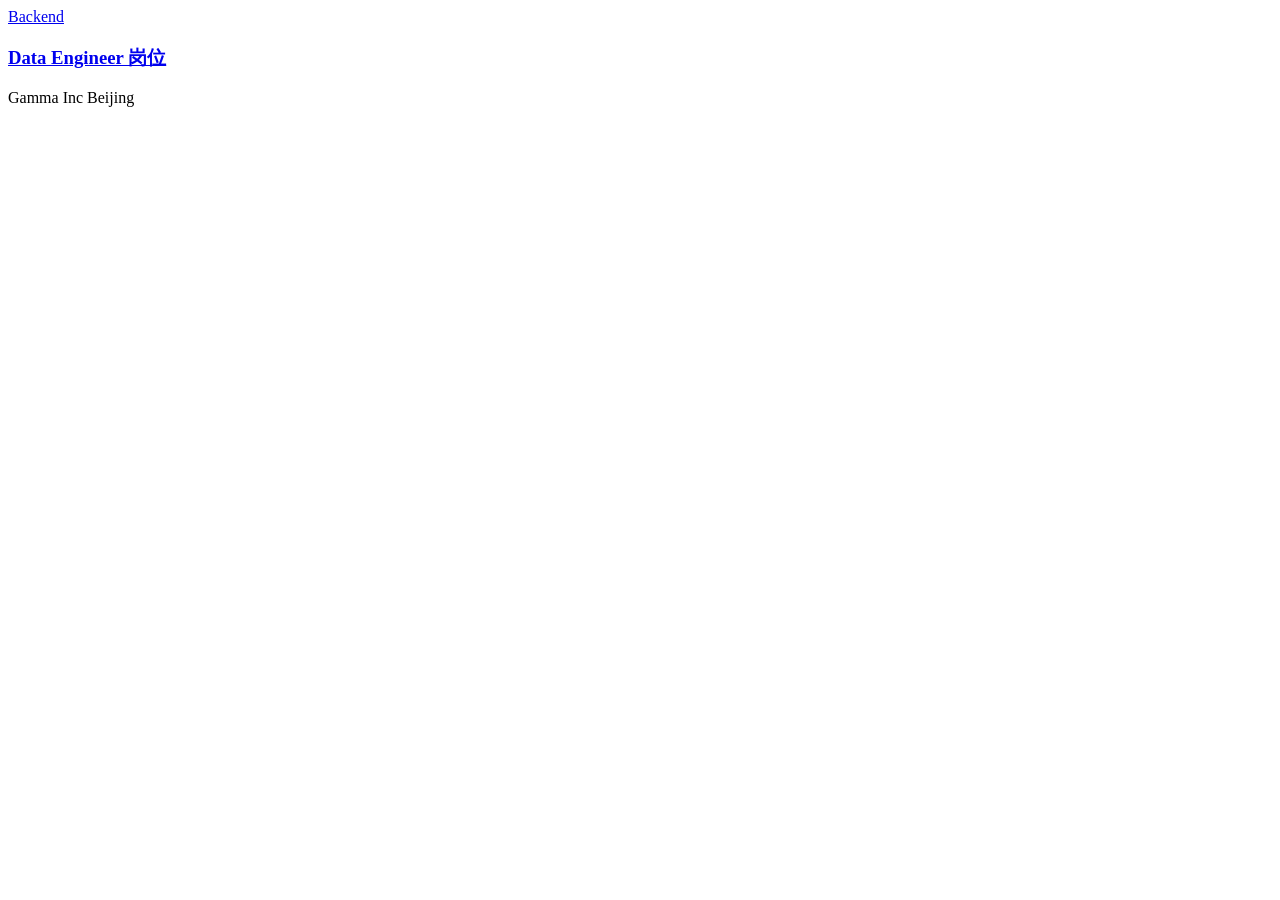
<file: collectors/experimental/fixtures/sample_job_list.html>
<!DOCTYPE html>
<html>
<head><title>Sample Board</title></head>
<body>
<script type="application/ld+json">
[
  {
    "@type": "JobPosting",
    "title": "ML Platform Engineer",
    "url": "https://example.com/jobs/1",
    "description": "Build LLM training pipelines with Python and Kubernetes.",
    "hiringOrganization": {"@type": "Organization", "name": "Acme AI"},
    "jobLocation": {"@type": "Place", "address": {"addressLocality": "Remote"}}
  },
  {
    "@type": "JobPosting",
    "title": "Applied Scientist",
    "url": "https://example.com/jobs/2",
    "description": "RAG evaluation and SFT data quality.",
    "hiringOrganization": {"@type": "Organization", "name": "Acme AI"},
    "jobLocation": {"@type": "Place", "address": {"addressLocality": "Shanghai"}}
  }
]
</script>
<a data-job-title="Backend Engineer" data-company="Beta Labs" href="/jobs/3">Backend</a>
<div class="job-card">
  <h3><a href="/jobs/4">Data Engineer 岗位</a></h3>
  <span class="company">Gamma Inc</span>
  <span class="location">Beijing</span>
</div>
</body>
</html>
</file>
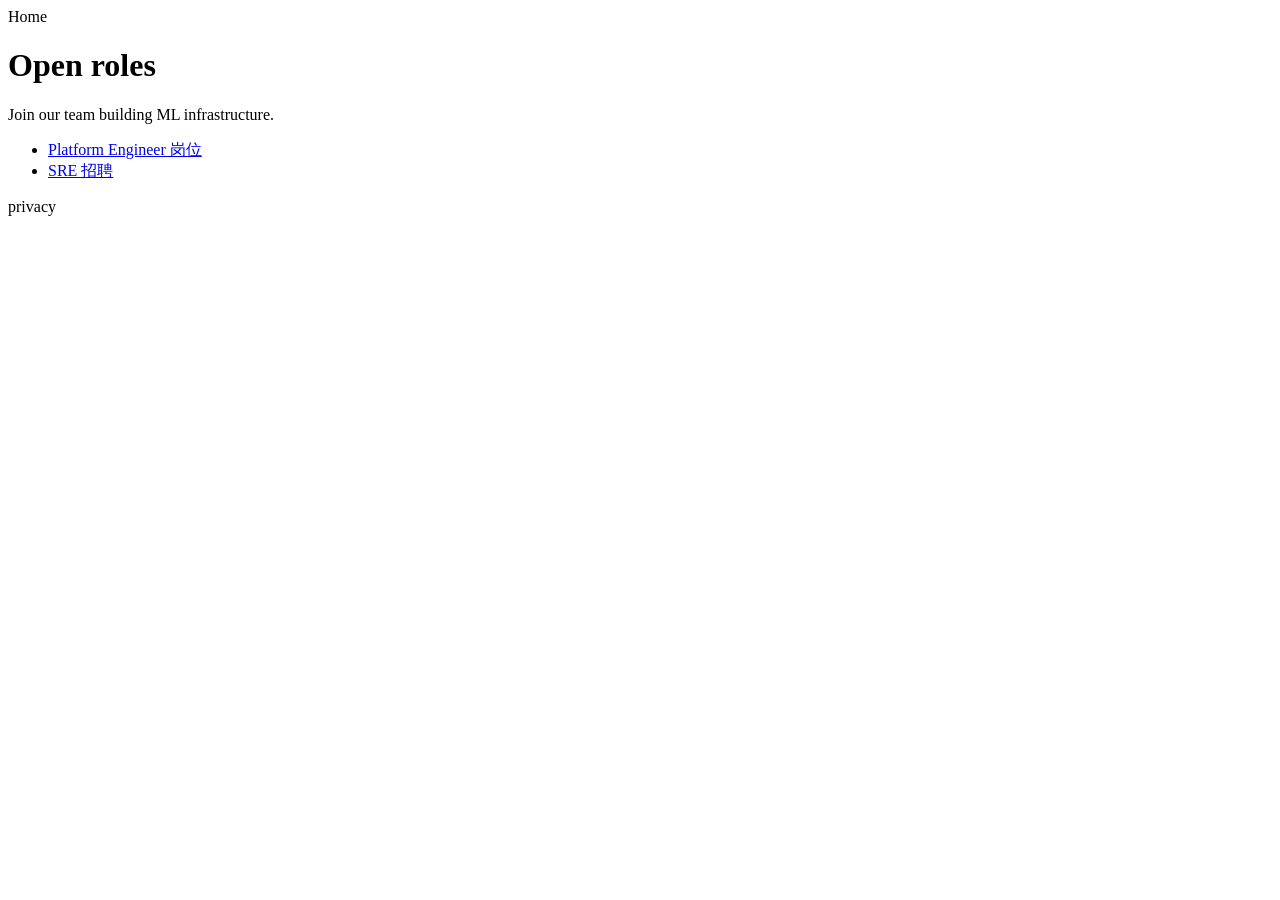
<file: content/fixtures/demo/career_list.html>
<!DOCTYPE html>
<html><head><title>ExampleAI Careers</title></head>
<body>
<nav>Home</nav>
<h1>Open roles</h1>
<p>Join our team building ML infrastructure.</p>
<ul>
  <li><a href="https://example.com/careers/platform">Platform Engineer 岗位</a></li>
  <li><a href="https://example.com/careers/sre">SRE 招聘</a></li>
</ul>
<footer>privacy</footer>
</body></html>
</file>
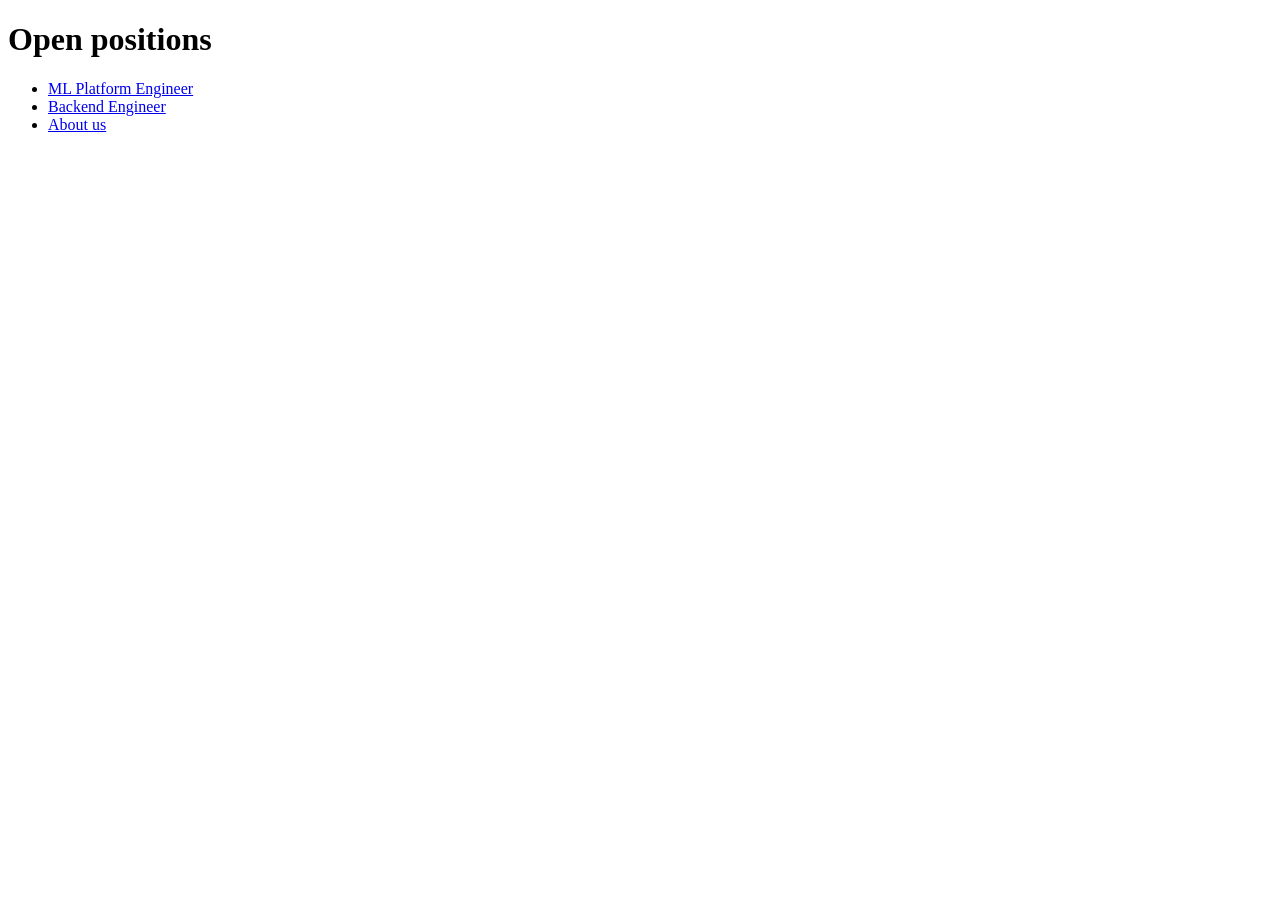
<file: content/fixtures/demo/career_sample.html>
<!DOCTYPE html>
<html><head><title>ExampleAI Careers</title></head>
<body>
<h1>Open positions</h1>
<ul>
  <li><a href="/jobs/ml-platform">ML Platform Engineer</a></li>
  <li><a href="/jobs/backend">Backend Engineer</a></li>
  <li><a href="/about">About us</a></li>
</ul>
</body></html>
</file>
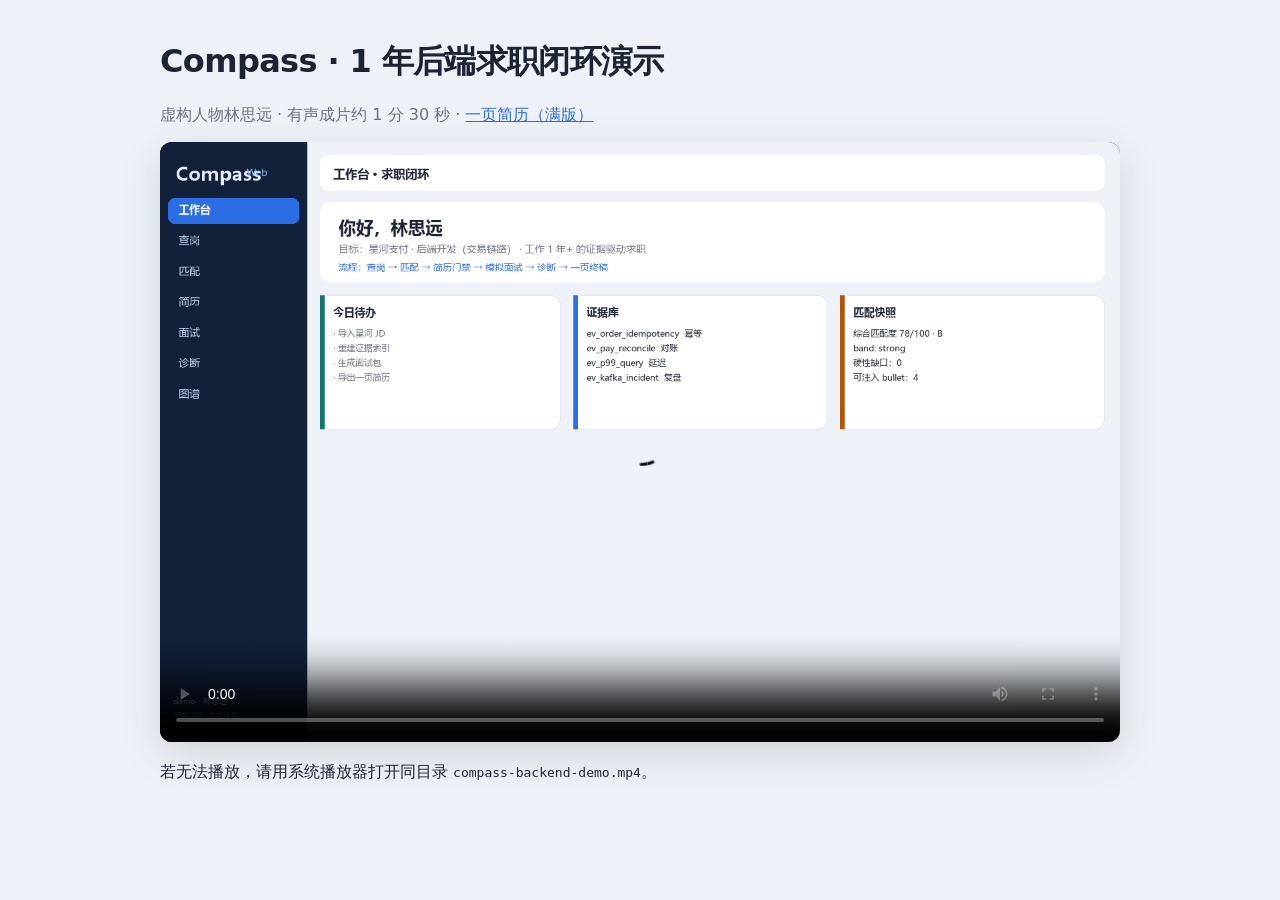
<file: docs/promo/out/play.html>
<!DOCTYPE html>
<html lang="zh-CN">
<head>
<meta charset="utf-8"/>
<title>Compass Demo · 林思远</title>
<style>
  body { font-family: system-ui, sans-serif; max-width: 960px; margin: 40px auto; padding: 0 20px; color: #1c2434; background: #eef2f8; }
  h1 { letter-spacing: -0.02em; }
  video { width: 100%; border-radius: 12px; background: #000; box-shadow: 0 12px 40px rgba(28,36,52,.15); }
  a { color: #2b6de5; }
  .meta { color: #6b7280; }
</style>
</head>
<body>
  <h1>Compass · 1 年后端求职闭环演示</h1>
  <p class="meta">虚构人物林思远 · 有声成片约 1 分 30 秒 · <a href="resume_onepager_lin.html">一页简历（满版）</a></p>
  <video controls playsinline src="compass-backend-demo.mp4" poster="../shots/01-home.png"></video>
  <p>若无法播放，请用系统播放器打开同目录 <code>compass-backend-demo.mp4</code>。</p>
</body>
</html>
</file>
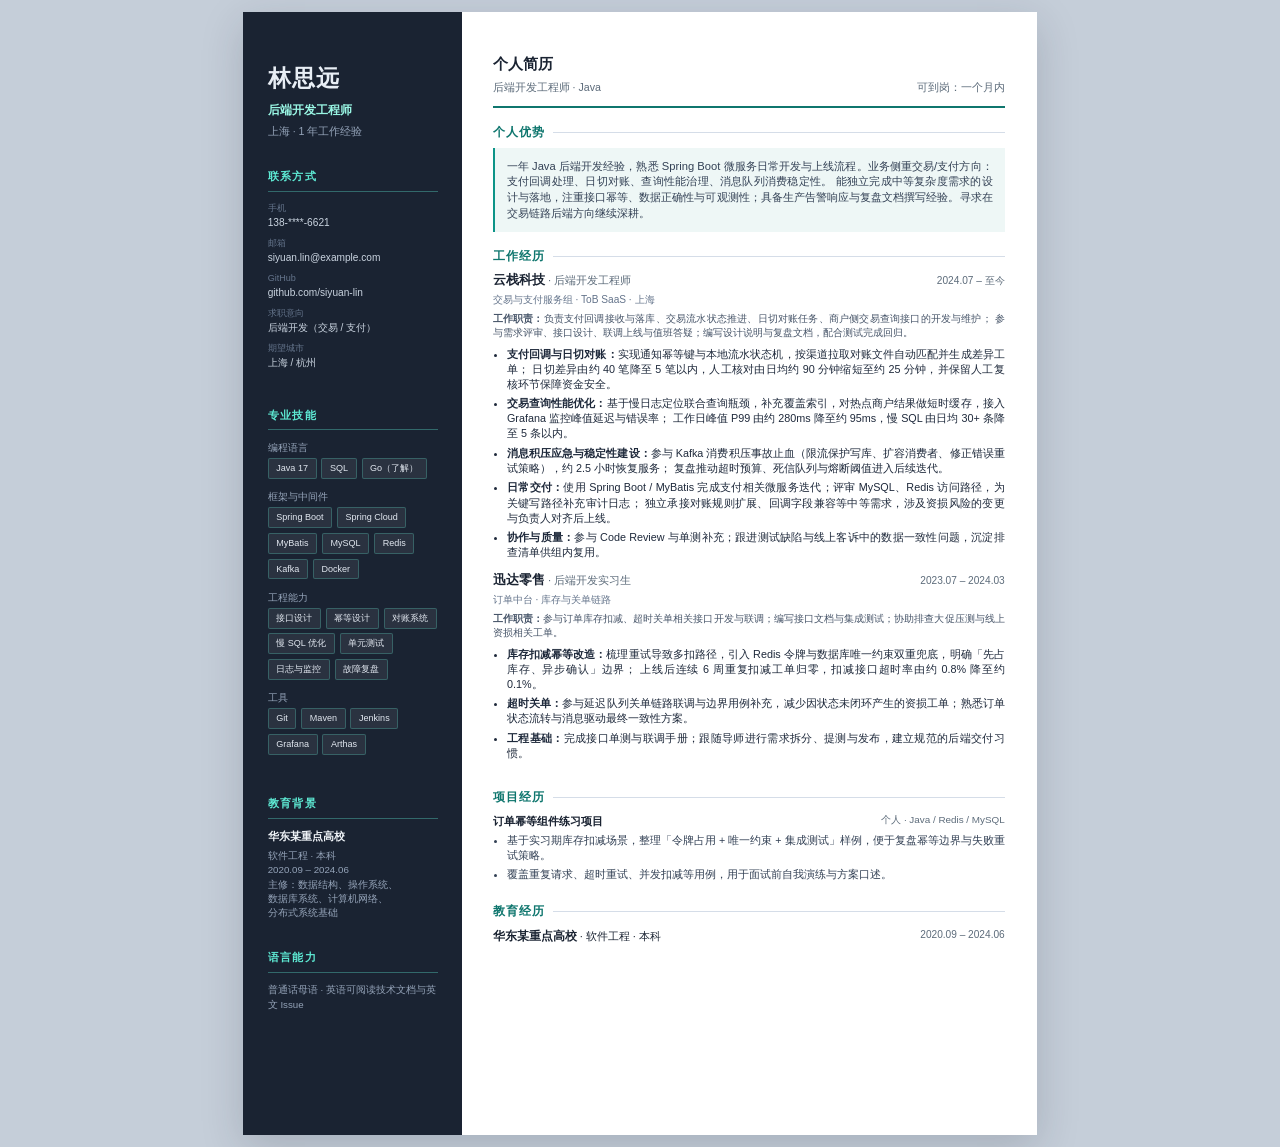
<file: docs/promo/out/resume_onepager_lin.html>
<!DOCTYPE html>
<html lang="zh-CN">
<head>
<meta charset="utf-8"/>
<title>林思远 · 后端开发工程师</title>
<style>
  @page { size: A4; margin: 0; }
  :root {
    --ink: #1a2332;
    --muted: #5c6b7a;
    --line: #d5dde8;
    --teal: #0f766e;
    --teal-soft: #eef7f6;
    --paper: #ffffff;
    --accent: #0d9488;
  }
  * { box-sizing: border-box; margin: 0; padding: 0; }
  html, body {
    background: #c5ced9;
    -webkit-print-color-adjust: exact;
    print-color-adjust: exact;
  }
  .sheet {
    width: 210mm;
    height: 297mm;
    margin: 12px auto;
    background: var(--paper);
    color: var(--ink);
    display: grid;
    grid-template-columns: 58mm 1fr;
    font-family: "Segoe UI", "PingFang SC", "Microsoft YaHei", "Noto Sans SC", sans-serif;
    font-size: 9pt;
    line-height: 1.4;
    box-shadow: 0 12px 40px rgba(26, 35, 50, 0.18);
    overflow: hidden;
  }
  @media print {
    html, body { background: white; }
    .sheet { margin: 0; box-shadow: none; }
  }

  .side {
    background: #1a2332;
    color: #e8eef5;
    padding: 14mm 6.5mm 10mm;
    display: flex;
    flex-direction: column;
    gap: 8mm;
  }
  .side h1 {
    font-size: 17pt; font-weight: 700; letter-spacing: 0.06em; line-height: 1.2;
  }
  .side .role { font-size: 9pt; color: #99f6e4; margin-top: 2.5mm; font-weight: 600; }
  .side .city { font-size: 8pt; color: #94a3b8; margin-top: 1.5mm; }
  .side h2 {
    font-size: 8pt; letter-spacing: 0.12em;
    color: #5eead4; border-bottom: 1px solid rgba(94,234,212,0.35);
    padding-bottom: 1.8mm; margin-bottom: 2.8mm;
  }
  .contact li {
    list-style: none; font-size: 7.6pt; color: #cbd5e1;
    margin: 2mm 0; word-break: break-all; line-height: 1.35;
  }
  .contact .k { color: #64748b; display: block; font-size: 6.8pt; margin-bottom: 0.4mm; }
  .skill-block { margin-bottom: 3mm; }
  .skill-block .lab { font-size: 7.2pt; color: #94a3b8; margin-bottom: 1mm; }
  .chips { display: flex; flex-wrap: wrap; gap: 1.3mm; }
  .chip {
    font-size: 6.8pt; padding: 0.8mm 2mm;
    background: rgba(255,255,255,0.07);
    border: 1px solid rgba(94,234,212,0.25);
    border-radius: 2px; color: #e2e8f0;
  }
  .edu .school { font-weight: 600; font-size: 8.2pt; color: #f1f5f9; }
  .edu .meta { font-size: 7.3pt; color: #94a3b8; margin-top: 1.2mm; line-height: 1.45; }
  .side p.extra { font-size: 7.3pt; color: #94a3b8; line-height: 1.45; }

  .main {
    padding: 11mm 8.5mm 8mm 8mm;
    display: flex;
    flex-direction: column;
    gap: 4.2mm;
  }
  .header {
    border-bottom: 2px solid var(--teal);
    padding-bottom: 3mm;
  }
  .header .line2 {
    display: flex; justify-content: space-between; align-items: baseline;
    margin-top: 1.5mm; font-size: 8pt; color: var(--muted);
  }
  .sec-title {
    font-size: 9pt; font-weight: 700; color: var(--teal);
    letter-spacing: 0.1em; margin-bottom: 2mm;
    display: flex; align-items: center; gap: 2mm;
  }
  .sec-title::after {
    content: ""; flex: 1; height: 1px; background: var(--line);
  }
  .summary {
    font-size: 8.4pt; color: #334155; text-align: justify;
    background: var(--teal-soft); padding: 2.8mm 3.2mm;
    border-left: 2.5px solid var(--accent);
  }
  .job { margin-bottom: 3.2mm; }
  .job-head {
    display: flex; justify-content: space-between; align-items: baseline;
    gap: 3mm; margin-bottom: 0.8mm;
  }
  .job-head .co { font-weight: 700; font-size: 9.5pt; }
  .job-head .title { color: var(--muted); font-weight: 500; font-size: 8.4pt; }
  .job-head .when {
    font-size: 7.6pt; color: var(--muted); white-space: nowrap;
  }
  .job .team { font-size: 7.6pt; color: #64748b; margin-bottom: 1.2mm; }
  .job .duty {
    font-size: 7.8pt; color: #475569; margin-bottom: 1.5mm; text-align: justify;
  }
  .job ul { padding-left: 3.8mm; }
  .job li {
    margin: 1.15mm 0; font-size: 8.1pt; color: #1e293b;
    text-align: justify;
  }
  .proj { margin-bottom: 1.5mm; }
  .proj .ph {
    display: flex; justify-content: space-between; font-weight: 700; font-size: 8.6pt;
    margin-bottom: 0.8mm;
  }
  .proj .ph span { font-weight: 500; color: var(--muted); font-size: 7.4pt; }
  .proj ul { padding-left: 3.8mm; }
  .proj li { font-size: 8pt; margin: 1mm 0; color: #334155; text-align: justify; }
  .edu-main {
    display: flex; justify-content: space-between; font-size: 8.3pt;
  }
  .edu-main strong { font-size: 8.8pt; }
</style>
</head>
<body>
  <div class="sheet">
    <aside class="side">
      <div>
        <h1>林思远</h1>
        <div class="role">后端开发工程师</div>
        <div class="city">上海 · 1 年工作经验</div>
      </div>

      <div>
        <h2>联系方式</h2>
        <ul class="contact">
          <li><span class="k">手机</span>138-****-6621</li>
          <li><span class="k">邮箱</span>siyuan.lin@example.com</li>
          <li><span class="k">GitHub</span>github.com/siyuan-lin</li>
          <li><span class="k">求职意向</span>后端开发（交易 / 支付）</li>
          <li><span class="k">期望城市</span>上海 / 杭州</li>
        </ul>
      </div>

      <div>
        <h2>专业技能</h2>
        <div class="skill-block">
          <div class="lab">编程语言</div>
          <div class="chips">
            <span class="chip">Java 17</span>
            <span class="chip">SQL</span>
            <span class="chip">Go（了解）</span>
          </div>
        </div>
        <div class="skill-block">
          <div class="lab">框架与中间件</div>
          <div class="chips">
            <span class="chip">Spring Boot</span>
            <span class="chip">Spring Cloud</span>
            <span class="chip">MyBatis</span>
            <span class="chip">MySQL</span>
            <span class="chip">Redis</span>
            <span class="chip">Kafka</span>
            <span class="chip">Docker</span>
          </div>
        </div>
        <div class="skill-block">
          <div class="lab">工程能力</div>
          <div class="chips">
            <span class="chip">接口设计</span>
            <span class="chip">幂等设计</span>
            <span class="chip">对账系统</span>
            <span class="chip">慢 SQL 优化</span>
            <span class="chip">单元测试</span>
            <span class="chip">日志与监控</span>
            <span class="chip">故障复盘</span>
          </div>
        </div>
        <div class="skill-block">
          <div class="lab">工具</div>
          <div class="chips">
            <span class="chip">Git</span>
            <span class="chip">Maven</span>
            <span class="chip">Jenkins</span>
            <span class="chip">Grafana</span>
            <span class="chip">Arthas</span>
          </div>
        </div>
      </div>

      <div class="edu">
        <h2>教育背景</h2>
        <div class="school">华东某重点高校</div>
        <div class="meta">
          软件工程 · 本科<br/>
          2020.09 – 2024.06<br/>
          主修：数据结构、操作系统、<br/>数据库系统、计算机网络、<br/>分布式系统基础
        </div>
      </div>

      <div>
        <h2>语言能力</h2>
        <p class="extra">普通话母语 · 英语可阅读技术文档与英文 Issue</p>
      </div>
    </aside>

    <main class="main">
      <header class="header">
        <div style="font-size:11pt;font-weight:700;">个人简历</div>
        <div class="line2">
          <span>后端开发工程师 · Java</span>
          <span>可到岗：一个月内</span>
        </div>
      </header>

      <section>
        <div class="sec-title">个人优势</div>
        <p class="summary">
          一年 Java 后端开发经验，熟悉 Spring Boot 微服务日常开发与上线流程。业务侧重交易/支付方向：支付回调处理、日切对账、查询性能治理、消息队列消费稳定性。
          能独立完成中等复杂度需求的设计与落地，注重接口幂等、数据正确性与可观测性；具备生产告警响应与复盘文档撰写经验。寻求在交易链路后端方向继续深耕。
        </p>
      </section>

      <section>
        <div class="sec-title">工作经历</div>

        <div class="job">
          <div class="job-head">
            <div>
              <span class="co">云栈科技</span>
              <span class="title"> · 后端开发工程师</span>
            </div>
            <div class="when">2024.07 – 至今</div>
          </div>
          <div class="team">交易与支付服务组 · ToB SaaS · 上海</div>
          <p class="duty">
            <strong>工作职责：</strong>负责支付回调接收与落库、交易流水状态推进、日切对账任务、商户侧交易查询接口的开发与维护；
            参与需求评审、接口设计、联调上线与值班答疑；编写设计说明与复盘文档，配合测试完成回归。
          </p>
          <ul>
            <li>
              <strong>支付回调与日切对账：</strong>实现通知幂等键与本地流水状态机，按渠道拉取对账文件自动匹配并生成差异工单；
              日切差异由约 40 笔降至 5 笔以内，人工核对由日均约 90 分钟缩短至约 25 分钟，并保留人工复核环节保障资金安全。
            </li>
            <li>
              <strong>交易查询性能优化：</strong>基于慢日志定位联合查询瓶颈，补充覆盖索引，对热点商户结果做短时缓存，接入 Grafana 监控峰值延迟与错误率；
              工作日峰值 P99 由约 280ms 降至约 95ms，慢 SQL 由日均 30+ 条降至 5 条以内。
            </li>
            <li>
              <strong>消息积压应急与稳定性建设：</strong>参与 Kafka 消费积压事故止血（限流保护写库、扩容消费者、修正错误重试策略），约 2.5 小时恢复服务；
              复盘推动超时预算、死信队列与熔断阈值进入后续迭代。
            </li>
            <li>
              <strong>日常交付：</strong>使用 Spring Boot / MyBatis 完成支付相关微服务迭代；评审 MySQL、Redis 访问路径，为关键写路径补充审计日志；
              独立承接对账规则扩展、回调字段兼容等中等需求，涉及资损风险的变更与负责人对齐后上线。
            </li>
            <li>
              <strong>协作与质量：</strong>参与 Code Review 与单测补充；跟进测试缺陷与线上客诉中的数据一致性问题，沉淀排查清单供组内复用。
            </li>
          </ul>
        </div>

        <div class="job">
          <div class="job-head">
            <div>
              <span class="co">迅达零售</span>
              <span class="title"> · 后端开发实习生</span>
            </div>
            <div class="when">2023.07 – 2024.03</div>
          </div>
          <div class="team">订单中台 · 库存与关单链路</div>
          <p class="duty">
            <strong>工作职责：</strong>参与订单库存扣减、超时关单相关接口开发与联调；编写接口文档与集成测试；协助排查大促压测与线上资损相关工单。
          </p>
          <ul>
            <li>
              <strong>库存扣减幂等改造：</strong>梳理重试导致多扣路径，引入 Redis 令牌与数据库唯一约束双重兜底，明确「先占库存、异步确认」边界；
              上线后连续 6 周重复扣减工单归零，扣减接口超时率由约 0.8% 降至约 0.1%。
            </li>
            <li>
              <strong>超时关单：</strong>参与延迟队列关单链路联调与边界用例补充，减少因状态未闭环产生的资损工单；熟悉订单状态流转与消息驱动最终一致性方案。
            </li>
            <li>
              <strong>工程基础：</strong>完成接口单测与联调手册；跟随导师进行需求拆分、提测与发布，建立规范的后端交付习惯。
            </li>
          </ul>
        </div>
      </section>

      <section>
        <div class="sec-title">项目经历</div>
        <div class="proj">
          <div class="ph">
            订单幂等组件练习项目
            <span>个人 · Java / Redis / MySQL</span>
          </div>
          <ul>
            <li>基于实习期库存扣减场景，整理「令牌占用 + 唯一约束 + 集成测试」样例，便于复盘幂等边界与失败重试策略。</li>
            <li>覆盖重复请求、超时重试、并发扣减等用例，用于面试前自我演练与方案口述。</li>
          </ul>
        </div>
      </section>

      <section>
        <div class="sec-title">教育经历</div>
        <div class="edu-main">
          <div>
            <strong>华东某重点高校</strong> · 软件工程 · 本科
          </div>
          <div style="color:#5c6b7a;font-size:7.6pt;">2020.09 – 2024.06</div>
        </div>
      </section>
    </main>
  </div>
</body>
</html>
</file>
